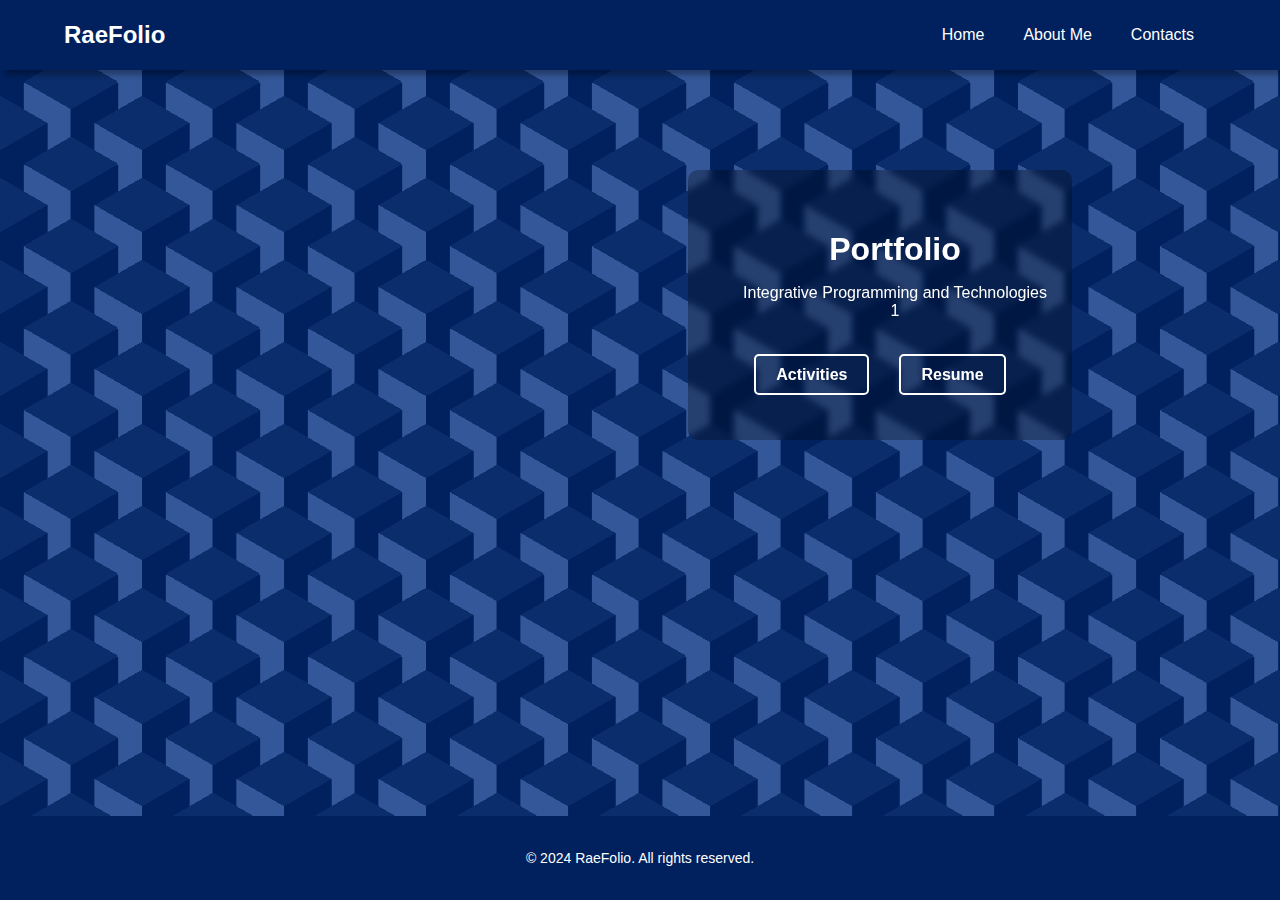
<file: docs/index.html>
<!DOCTYPE html>
<html lang="en">
<head>
    <meta charset="UTF-8">
    <meta name="viewport" content="width=device-width, initial-scale=1.0">
    <title>RaeFolio</title>
    <!-- Corrected CSS path -->
    <link rel="stylesheet" href="css/style.css">
</head>
<body>
    <header class="header">
        <div class="container">
            <label class="logo">RaeFolio</label>
            <nav>
                <ul class="nav">
                    <li><a href="index.html">Home</a></li>
                    <li><a href="aboutme.html">About Me</a></li>
                    <li><a href="contacts.html">Contacts</a></li>
                </ul>
            </nav>
        </div>
    </header>

    <div class="main-container">
        <section class="title-section">
            <div class="container-title">
                <div class="portfolio-text">
                    <h1>Portfolio</h1>
                    <p>Integrative Programming and Technologies 1</p>
                </div>
            </div>
        </section>
    
        <section class="content-section">
            <div class="container">
                <ul class="content-list">
                    <!-- Corrected links to Activities and Resume pages -->
                    <li><a href="activity.html">Activities</a></li>
                    <li><a href="resume.html">Resume</a></li>
                </ul>
            </div>
        </section>
    </div>

    <footer class="footer">
        <div class="container">
            <p>© 2024 RaeFolio. All rights reserved.</p>
        </div>
    </footer>
</body>
</html>
</file>
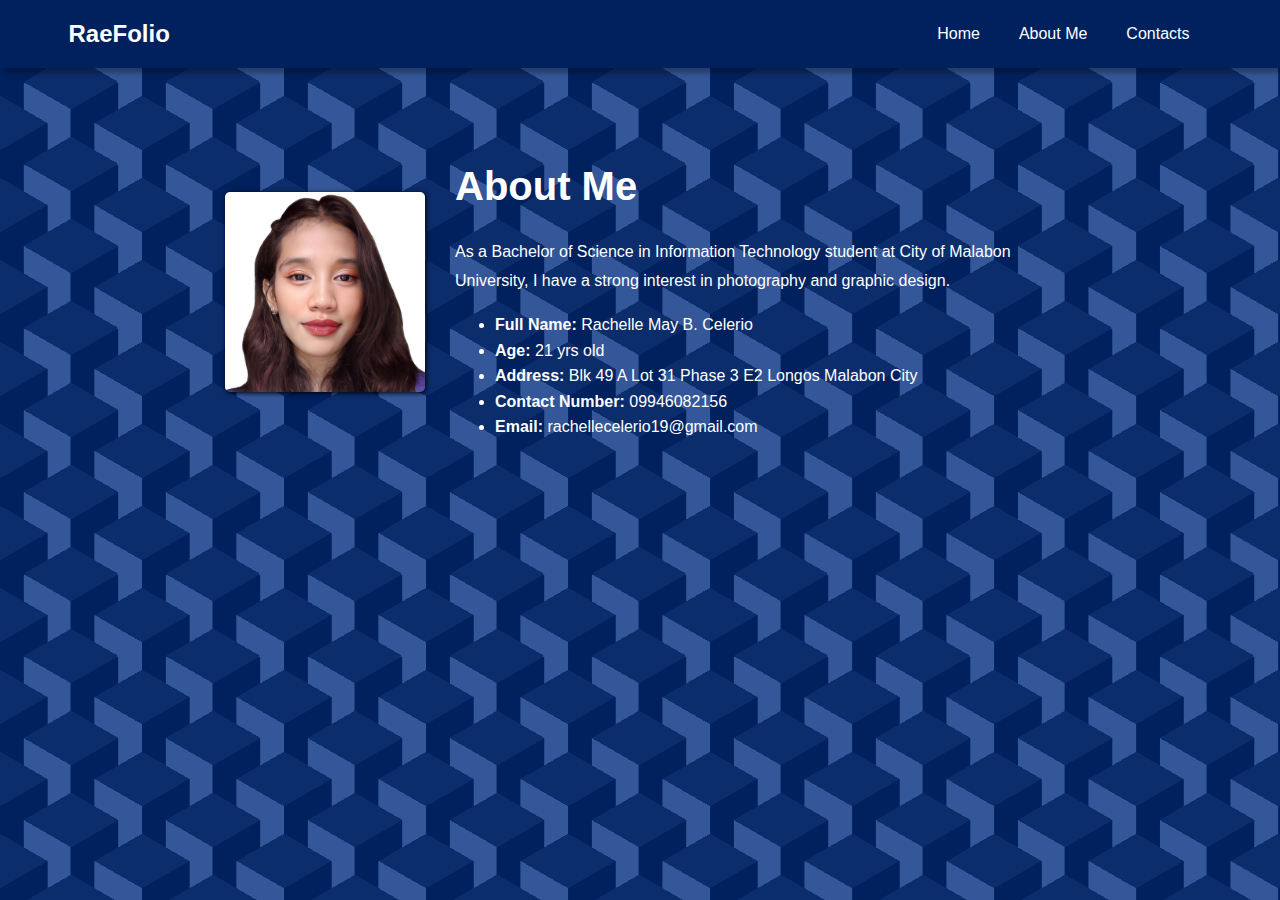
<file: docs/aboutme.html>
<!DOCTYPE html>
<html lang="en">
<head>
    <meta charset="UTF-8">
    <meta name="viewport" content="width=device-width, initial-scale=1.0">
    <title>About Me</title>
    <link rel="stylesheet" href="css/aboutme.css">
</head>
<body>
    <header class="header">
        <div class="container">
            <label class="logo">RaeFolio</label>
            <nav>
                <ul class="nav">
                    <li><a href="index.html">Home</a></li>
                    <li><a href="html/aboutme.html">About Me</a></li>
                    <li><a href="html/contacts.html">Contacts</a></li>
                </ul>
            </nav>
        </div>
    </header>

    <section class="about-section">
        <div class="container">
            <div class="about-content">
                <img src="images/1680522475874.jpg" alt="Profile Picture" class="about-image">
                <div class="about-text">
                    <h1>About Me</h1>
                    <p>As a Bachelor of Science in Information Technology student at City of Malabon University, I have a strong interest in photography and graphic design.</p>
                    <ul>
                        <li><strong>Full Name:</strong> Rachelle May B. Celerio</li>
                        <li><strong>Age:</strong> 21 yrs old</li>
                        <li><strong>Address:</strong> Blk 49 A Lot 31 Phase 3 E2 Longos Malabon City</li>
                        <li><strong>Contact Number:</strong> 09946082156</li>
                        <li><strong>Email:</strong> rachellecelerio19@gmail.com</li>
                    </ul>
                </div>
            </div>
        </div>
    </section>
</body>
</html>
</file>
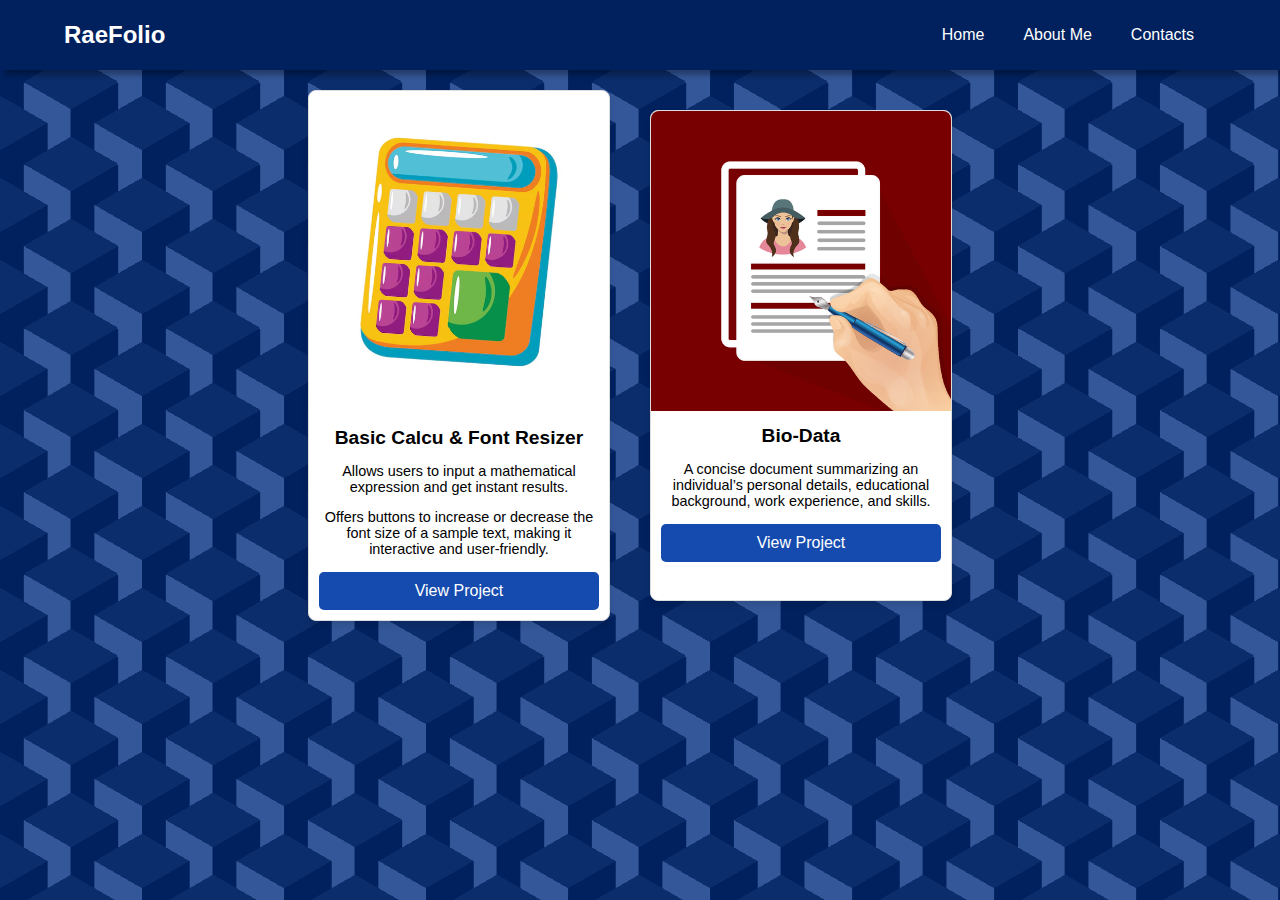
<file: docs/activity.html>
<!DOCTYPE html>
<html lang="en">
<head>
    <meta charset="UTF-8">
    <meta name="viewport" content="width=device-width, initial-scale=1.0">
    <link rel="stylesheet" href="css/activity.css">
</head>
<body>
    <header class="header">
        <div class="container">
            <label class="logo">RaeFolio</label>
            <nav>
                <ul class="nav">
                    <li><a href="index.html">Home</a></li>
                    <li><a href="aboutme.html">About Me</a></li>
                    <li><a href="contacts.html">Contacts</a></li>
                </ul>
            </nav>
        </div>
    </header>
    <div class="projects">
        <div class="project-card">
            <img src="images/calcu.avif" alt="Project 1">
            <h3>Basic Calcu & Font Resizer</h3>
            <p>Allows users to input a mathematical expression and get instant results.</p>
            <p>Offers buttons to increase or decrease the font size of a sample text, 
                making it interactive and user-friendly.</p>
            <a href="calcu&font.html" target="_blank">View Project</a>
        </div>
        <div class="projects">
            <div class="project-card">
                <img src="images/bio-data.png" alt="Project 2">
                <h3>Bio-Data</h3>
                <p>A concise document summarizing an individual’s personal details, 
                    educational background, work experience, and skills.</p>
                <a href="bio-data.html" target="_blank">View Project</a>
            </div>
</body>
</html>
</file>
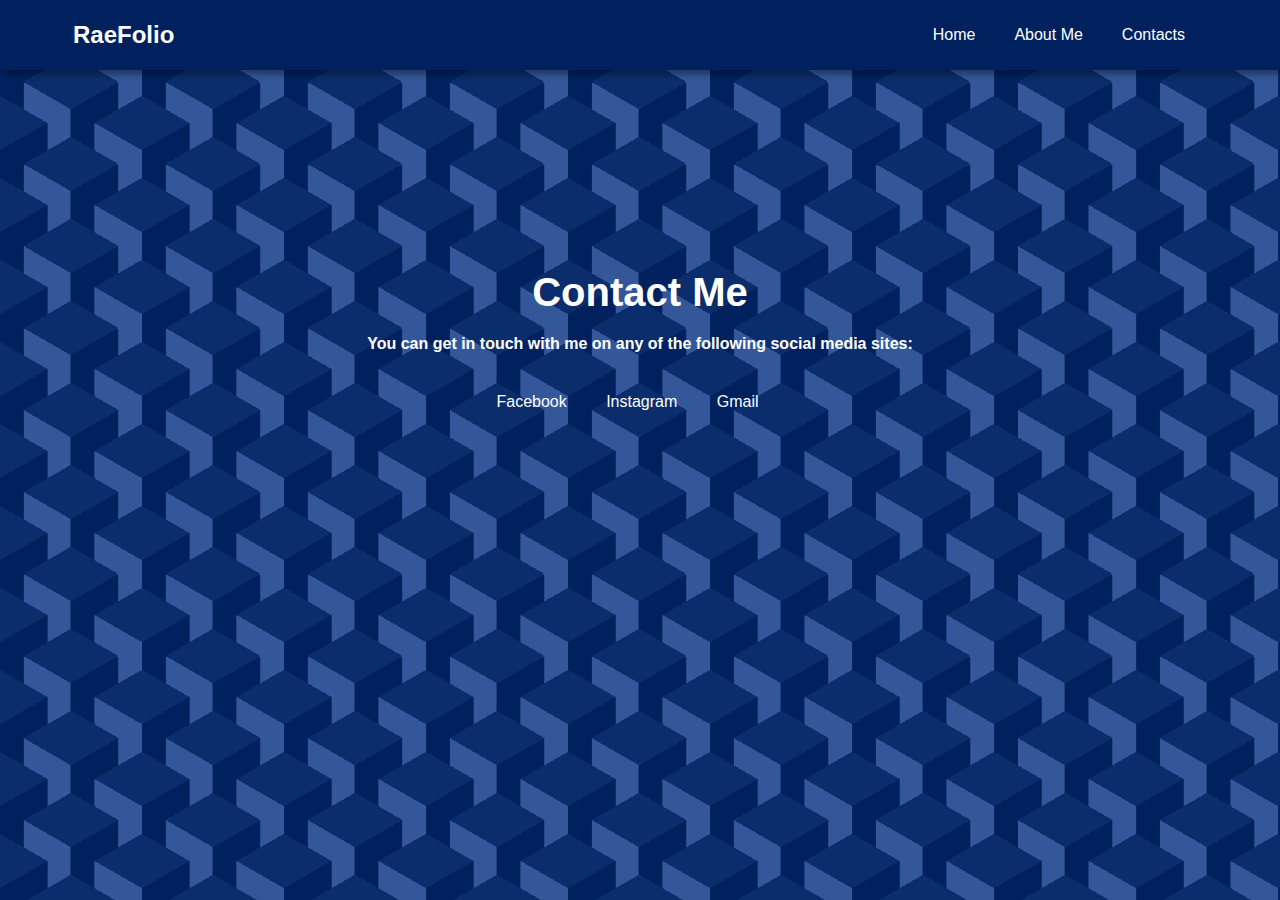
<file: docs/contacts.html>
<!DOCTYPE html>
<html lang="en">
<head>
    <meta charset="UTF-8">
    <meta name="viewport" content="width=device-width, initial-scale=1.0">
    <title>Contact Me</title>
    <link rel="stylesheet" href="css/contacts.css">
</head>
<body>
    <header class="header">
        <div class="container">
            <label class="logo">RaeFolio</label>
            <nav>
                <ul class="nav">
                    <li><a href="index.html">Home</a></li>
                    <li><a href="html/aboutme.html">About Me</a></li>
                    <li><a href="html/contacts.html">Contacts</a></li>
                </ul>
            </nav>
        </div>
    </header>
    <section class="contact-section">
        <div class="container">
            <h1>Contact Me</h1>
            <p><strong>You can get in touch with me on any of the following social media sites:</strong></p>
            
            <div class="socials">
                <a href="https://l.messenger.com/l.php?u=http%3A%2F%2Fm.me%2Fraejsxc%3Fhash%3DAbaDA9T8HFCkYyj0%26source_id%3D6946816&h=AT07eM6x6PerFSF_s0XuGOdpdwp72RBujbCXXRnkg8tfBOd5iV3GPzujk6d1i1gNoAGQyPkk0vIbmXvyNoqFIrPVSWwJC5IsN_3XTOYPD2ERJzS3eKymU0Ce30PZQTw4AipY2w" target="_blank" class="social-link facebook">
                    <i class="fab fa-facebook-f"></i> Facebook
                </a>
                <a href="https://l.messenger.com/l.php?u=https%3A%2F%2Fwww.instagram.com%2Frazeimu%2Fprofilecard%2F%3Figsh%3DbWlqYWg1Z3pwMGhk&h=AT3HvTS4aA148VBAbStkA-eWAFoEyMTNkyTiono9MCSTRYU_ezE_A9-9cowrXJiqmbLWHQIG0QHg5pljeFMqrI4ST2JvfRKKYKSei_ipqo4svRVoAjJbsvknNHisMchfbd-wzYyWi6z5RN0" target="_blank" class="social-link instagram">
                    <i class="fab fa-instagram"></i> Instagram
                </a>
                <a href="mailto:rachellecelerio19@gmail.com" class="social-link email">
                    <i class="fas fa-envelope"></i> Gmail
                </a>
            </div>
        </div> 
    </section>
</body>
</html>
</file>
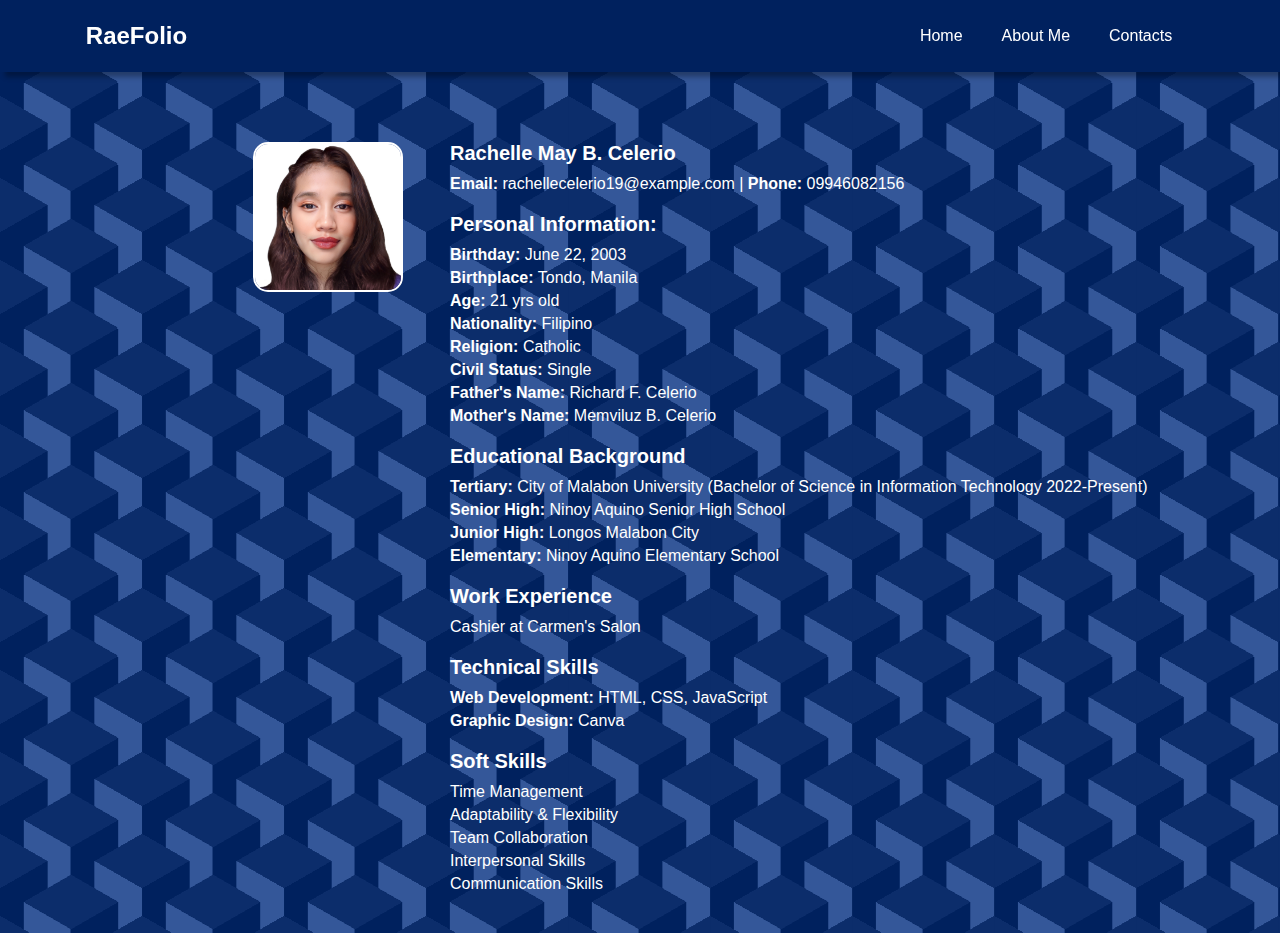
<file: docs/resume.html>
<!DOCTYPE html>
<html lang="en">
<head>
    <meta charset="UTF-8">
    <meta name="viewport" content="width=device-width, initial-scale=1.0">
    <title>Resume</title>
    <link rel="stylesheet" href="css/resume.css">
</head>
<body>
    <header class="header">
        <div class="container">
            <label class="logo">RaeFolio</label>
            <nav>
                <ul class="nav">
                    <li><a href="index.html">Home</a></li>
                    <li><a href="aboutme.html">About Me</a></li>
                    <li><a href="contacts.html">Contacts</a></li>
                </ul>
            </nav>
        </div>
    </header>
    <div class="container">
        <div class="resume-container">
            <div class="left-side">
                <img src="images/1680522475874.jpg" alt="Rachelle May B. Celerio">
            </div>
            <div class="right-side">
                <h2>Rachelle May B. Celerio</h2>
                <p><strong>Email:</strong> rachellecelerio19@example.com | <strong>Phone:</strong> 09946082156</p>
                
                <section>
                    <div class="Personal-info">
                        <h3>Personal Information:</h3>
                        <ul class="no-dots">
                            <li><strong>Birthday:</strong> June 22, 2003</li>
                            <li><strong>Birthplace:</strong> Tondo, Manila</li>
                            <li><strong>Age:</strong> 21 yrs old</li>
                            <li><strong>Nationality:</strong> Filipino</li>
                            <li><strong>Religion:</strong> Catholic</li>
                            <li><strong>Civil Status:</strong> Single</li>
                            <li><strong>Father's Name:</strong> Richard F. Celerio</li>
                            <li><strong>Mother's Name:</strong> Memviluz B. Celerio</li>
                        </ul>
                    </div>
                </section>
                <section>
                    <h2>Educational Background</h2>
                    <ul class="no-dots">
                        <li><strong>Tertiary:</strong> City of Malabon University (Bachelor of Science in Information Technology 2022-Present)</li>
                        <li><strong>Senior High:</strong> Ninoy Aquino Senior High School</li>
                        <li><strong>Junior High:</strong> Longos Malabon City</li>
                        <li><strong>Elementary:</strong> Ninoy Aquino Elementary School</li>
                    </ul>
                </section>
                <section>
                    <h2>Work Experience</h2>
                    <ul class="no-dots">
                        <li>Cashier at Carmen's Salon</li>
                    </ul>
                </section>
                <section>
                    <h2>Technical Skills</h2>
                    <ul class="skills-list">
                        <li><strong>Web Development:</strong> HTML, CSS, JavaScript</li>
                        <li><strong>Graphic Design:</strong> Canva</li>
                    </ul>
                </section>
                <section>
                    <h2>Soft Skills</h2>
                    <ul class="skills-list">
                        <li>Time Management</li>
                        <li>Adaptability & Flexibility</li>
                        <li>Team Collaboration</li>
                        <li>Interpersonal Skills</li>
                        <li>Communication Skills</li>
                    </ul>
                </section>
            </div>
        </div>
    </div>
</body>
</file>
<file: docs/css/style.css>
body, html {
    margin: 0;
    padding: 0;
    box-sizing: border-box;
    font-family: Arial, sans-serif;
    overflow-y: hidden;
}

body {
width: 100%;
height: 100%;
  --s: 82px;
  --c1: #00215e;
  --c2: #345799;
  --c3: #0c2d6b;

  --_g: var(--c3) 0 120deg, #0000 0;
  background: conic-gradient(from -60deg at 50% calc(100% / 3), var(--_g)),
    conic-gradient(from 120deg at 50% calc(200% / 3), var(--_g)),
    conic-gradient(
      from 60deg at calc(200% / 3),
      var(--c3) 60deg,
      var(--c2) 0 120deg,
      #0000 0
    ),
    conic-gradient(from 180deg at calc(100% / 3), var(--c1) 60deg, var(--_g)),
    linear-gradient(
      90deg,
      var(--c1) calc(100% / 6),
      var(--c2) 0 50%,
      var(--c1) 0 calc(500% / 6),
      var(--c2) 0
    );
  background-size: calc(1.732 * var(--s)) var(--s);
}
.header {
    box-shadow: 5px 5px 5px rgba(0, 0, 0, 0.308);
    background-color: #00215e;
    color: #fff;
    padding: 10px 0;
    position: sticky;
    top: 0;
    z-index: 1000;
    width: 100%;
}
.header .container {
    display: flex;
    justify-content: space-between;
    align-items: center;
    width: 90%; 
    max-width: 1200px;
    margin: 0 auto;
}
.header .logo {
    font-size: 1.5rem; 
    font-weight: bold;
}
.nav {
    list-style: none;
    display: flex;
    gap: 15px;
}
.nav li {
    display: inline;
}
.nav a {
    color: #fff;
    text-decoration: none;
    font-size: 1rem;
    margin-right: 20px;
    padding: 2px;
    transition: all 0.3s ease;
}
.nav a:hover {
    color: #00215e;
    background-color: #fff;
    border-radius: 2px;
}
.title-section {
    text-align: center;
    padding: 40px 20px;
    justify-items: center;
}
.title-section .image-box {
    border-radius: 5px;
    height: 200px;
    width: 200px;
    border-color: #ffffff;
    box-shadow: 1px 1px 5px black;
    margin-bottom: 20px;
    margin-right: 40px;
}
.container-title {
    display: flex;
    align-items: center;
}
.title-section .portfolio-text h1 {
    font-size: 2rem;
    margin-bottom: 10px;
    color: #fff;
    margin-left: 30px;
}
.title-section .portfolio-text p {
    font-size: 1rem;
    margin-left: 30px;
    color: #ffffff;
    margin-bottom: -50px;
}
.content-section {
    padding: 40px 20px;
}
.content-list {
    list-style: none;
    display: flex;
    flex-wrap: wrap;
    justify-content: center;
    gap: 30px;
    padding: 0;
}
.content-list li {
    font-size: 1rem;
}
.content-list a {
    text-decoration: none;
    color: #ffffff;
    font-weight: bold;
    padding: 10px 20px;
    border: 2px solid #ffffff;
    border-radius: 5px;
    transition: all 0.3s ease;
}
.content-list a:hover {
    background-color: #ffffff;
    color: #00215e;
}
.footer { 
    background-color: #00215e; 
    color: #fff; text-align: 
    center; padding: 20px 0; 
    font-size: 0.875rem; 
    width: 100%; 
    position: fixed; 
    bottom: 0; 
}
.main-container {
    background-color: #00000046;
    backdrop-filter: blur(3px); 
    -webkit-backdrop-filter: blur(10px); 
    width: 30%;
    border-radius: 10px;
    justify-self: center;
    margin-top: 100px;
    margin-left: 480px;

}
</file>
<file: docs/css/aboutme.css>
body {
    margin: 0;
    padding: 0;
    font-family: 'Arial', sans-serif;
    line-height: 1.6;
}
body {
    width: 100%;
    height: 100%;
      --s: 82px;
      --c1: #00215e;
      --c2: #345799;
      --c3: #0c2d6b;
    
      --_g: var(--c3) 0 120deg, #0000 0;
      background: conic-gradient(from -60deg at 50% calc(100% / 3), var(--_g)),
        conic-gradient(from 120deg at 50% calc(200% / 3), var(--_g)),
        conic-gradient(
          from 60deg at calc(200% / 3),
          var(--c3) 60deg,
          var(--c2) 0 120deg,
          #0000 0
        ),
        conic-gradient(from 180deg at calc(100% / 3), var(--c1) 60deg, var(--_g)),
        linear-gradient(
          90deg,
          var(--c1) calc(100% / 6),
          var(--c2) 0 50%,
          var(--c1) 0 calc(500% / 6),
          var(--c2) 0
        );
      background-size: calc(1.732 * var(--s)) var(--s);
    }
.header {
    box-shadow: 5px 5px 5px rgba(0, 0, 0, 0.308);
    background-color: #00215e;
    color: #fff;
    padding: 5px;
    position: sticky;
    top: 0;
    z-index: 1000;
}
.header .container {
    display: flex;
    justify-content: space-between;
    align-items: center;
    width: 90%; 
    max-width: 1200px;
    margin: 0 auto;
}
.header .logo {
    font-size: 1.5rem; 
    font-weight: bold;
}
.nav {
    list-style: none;
    display: flex;
    gap: 15px;
}
.nav li {
    display: inline;
 
}
.nav a {
    color: #fff;
    text-decoration: none;
    font-size: 1rem; 
    margin-right: 20px;
    padding: 2px;
    transition: all 0.3s ease;
}
.nav a:hover {
    color: #00215e;
    background-color: #fff;
    border-radius: 2px;
}

.about-section {
    padding: 60px 20px;
    text-align: center;
}
.about-section .container {
    max-width: 1200px;
    margin: 0 auto;
}
.about-content {
    display: flex;
    flex-wrap: wrap;
    justify-content: center;
    align-items: center;
    gap: 30px;
}
.about-image {
    border-radius: 5px;
    height: 200px;
    width: 200px;
    border-color:#ffffff;
    box-shadow: 1px 1px 5px black;
    object-fit: cover;
}
.about-text {
    max-width: 600px;
    text-align: left;
    color: #ffffff;
}
.about-text h1 {
    font-size: 2.5rem;
    margin-bottom: 20px;
    color: #ffffff;
}
.about-text p {
    font-size: 1rem;
    line-height: 1.8;
    margin-bottom: 15px;
    color: #ffffff;
}
</file>
<file: docs/css/activity.css>
body {
    font-family: Arial, sans-serif;
    margin: 0;
    padding: 0;
}
body {
    width: 100%;
    height: 100%;
      --s: 82px;
      --c1: #00215e;
      --c2: #345799;
      --c3: #0c2d6b;
    
      --_g: var(--c3) 0 120deg, #0000 0;
      background: conic-gradient(from -60deg at 50% calc(100% / 3), var(--_g)),
        conic-gradient(from 120deg at 50% calc(200% / 3), var(--_g)),
        conic-gradient(
          from 60deg at calc(200% / 3),
          var(--c3) 60deg,
          var(--c2) 0 120deg,
          #0000 0
        ),
        conic-gradient(from 180deg at calc(100% / 3), var(--c1) 60deg, var(--_g)),
        linear-gradient(
          90deg,
          var(--c1) calc(100% / 6),
          var(--c2) 0 50%,
          var(--c1) 0 calc(500% / 6),
          var(--c2) 0
        );
      background-size: calc(1.732 * var(--s)) var(--s);
    }
.header {
    box-shadow: 5px 5px 5px rgba(0, 0, 0, 0.308);
    background-color: #00215e;
    color: #fff;
    padding: 10px 0;
    position: sticky;
    top: 0;
    z-index: 1000;
}
.header .container {
    display: flex;
    justify-content: space-between;
    align-items: center;
    width: 90%; 
    max-width: 1200px;
    margin: 0 auto;
}
.header .logo {
    font-size: 1.5rem; 
    font-weight: bold;
}
.nav {
    list-style: none;
    display: flex;
    gap: 15px;
}
.nav li {
    display: inline;
}
.nav a {
    color: #fff;
    text-decoration: none;
    font-size: 1rem; 
    margin-right: 20px;
    padding: 2px;
    transition: all 0.3s ease;
}
.nav a:hover {
    color: #00215e;
    background-color: #fff;
    border-radius: 2px;
}
.projects {
    display: flex;
    flex-wrap: wrap;
    justify-content: center;
    gap: 20px;
    padding: 20px;
}
.project-card {
    background-color: white;
    border: 1px solid #ddd;
    border-radius: 8px;
    width: 300px;
    text-align: center;
    box-shadow: 0 4px 6px rgba(0, 0, 0, 0.1);
    transition: transform 0.2s;
}
.project-card:hover {
    transform: translateY(-5px);
}
.project-card img {
    max-width: 100%;
    border-top-left-radius: 8px;
    border-top-right-radius: 8px;
}
.project-card h3 {
    margin: 10px 0;
    font-size: 1.2em;
}
.project-card p {
    color: #000000;
    padding: 0 10px;
    font-size: 0.9em;
}
.project-card a {
    display: block;
    text-decoration: none;
    color: white;
    background-color: #154bae;
    padding: 10px;
    margin: 10px;
    border-radius: 5px;
    transition: background-color 0.3s;
}
.project-card a:hover {
    background-color: #00215e;
}
</file>
<file: docs/css/contacts.css>
body {
    font-family: Arial, sans-serif;
    margin: 0;
    padding: 0;
}
body {
    width: 100%;
    height: 100%;
      --s: 82px;
      --c1: #00215e;
      --c2: #345799;
      --c3: #0c2d6b;
    
      --_g: var(--c3) 0 120deg, #0000 0;
      background: conic-gradient(from -60deg at 50% calc(100% / 3), var(--_g)),
        conic-gradient(from 120deg at 50% calc(200% / 3), var(--_g)),
        conic-gradient(
          from 60deg at calc(200% / 3),
          var(--c3) 60deg,
          var(--c2) 0 120deg,
          #0000 0
        ),
        conic-gradient(from 180deg at calc(100% / 3), var(--c1) 60deg, var(--_g)),
        linear-gradient(
          90deg,
          var(--c1) calc(100% / 6),
          var(--c2) 0 50%,
          var(--c1) 0 calc(500% / 6),
          var(--c2) 0
        );
      background-size: calc(1.732 * var(--s)) var(--s);
    }
.header {
    box-shadow: 5px 5px 5px rgba(0, 0, 0, 0.308);
    background-color: #00215e;
    color: #fff;
    padding: 10px;
    position: sticky;
    top: 0;
    z-index: 1000;
}
.header .container {
    display: flex;
    justify-content: space-between;
    align-items: center;
    width: 90%; 
    max-width: 1200px;
    margin: 0 auto;
}
.header .logo {
    font-size: 1.5rem; 
    font-weight: bold;
}
.nav {
    list-style: none;
    display: flex;
    gap: 15px;
}
.nav li {
    display: inline;
}
.nav a {
    color: #fff;
    text-decoration: none;
    font-size: 1rem; 
    margin-right: 20px;
    padding: 2px;
    transition: all 0.3s ease;
}
.nav a:hover {
    color: #00215e;
    background-color: #fff;
    border-radius: 2px;
}
.contact-section {
    padding: 50px 20px;
    text-align: center;
}
.contact-section h1 {
    font-size: 2.5rem;
    color: #ffffff;
    margin-top: 150px;
    margin-bottom: 20px;
}
.contact-section p {
    font-size: 1rem;
    color: #ffffff;
    margin-bottom: 40px;
}
.socials a {
    padding: 5px;
    text-decoration: none;
    color: white;
    transition: all 0.3s ease;
    margin-right: 25px;
}
.socials a:hover {
    color: #00215e;
    border-radius: 5px;
    background-color: #fff;
    font-size: 20px;
}
</file>
<file: docs/css/resume.css>
* {
    margin: 0;
    padding: 0;
    box-sizing: border-box;
    font-family: Arial, sans-serif;
}
body {
    width: 100%;
    height: 100%;
      --s: 82px;
      --c1: #00215e;
      --c2: #345799;
      --c3: #0c2d6b;
    
      --_g: var(--c3) 0 120deg, #0000 0;
      background: conic-gradient(from -60deg at 50% calc(100% / 3), var(--_g)),
        conic-gradient(from 120deg at 50% calc(200% / 3), var(--_g)),
        conic-gradient(
          from 60deg at calc(200% / 3),
          var(--c3) 60deg,
          var(--c2) 0 120deg,
          #0000 0
        ),
        conic-gradient(from 180deg at calc(100% / 3), var(--c1) 60deg, var(--_g)),
        linear-gradient(
          90deg,
          var(--c1) calc(100% / 6),
          var(--c2) 0 50%,
          var(--c1) 0 calc(500% / 6),
          var(--c2) 0
        );
      background-size: calc(1.732 * var(--s)) var(--s);
    }
.header {
    box-shadow: 5px 5px 5px rgba(0, 0, 0, 0.308);
    background-color: #00215e;
    color: #fff;
    padding: 2px;
    position: sticky;
    top: 0;
    z-index: 1000;
}
.header .container {
    display: flex;
    justify-content: space-between;
    align-items: center;
    width: 90%; 
    max-width: 1200px;
    margin: 0 auto;
}
.header .logo {
    font-size: 1.5rem; 
    font-weight: bold;
}
.nav {
    list-style: none;
    display: flex;
    gap: 15px;
}
.nav li {
    display: inline;
 
}
.nav a {
    color: #fff;
    text-decoration: none;
    font-size: 1rem;
    margin-right: 20px;
    padding: 2px;
    transition: all 0.3s ease;
}
.nav a:hover {
    color: #00215e;
    background-color: #fff;
    border-radius: 2px;
}
.container {
    max-width: 1200px;
    margin: auto;
    padding: 20px;
}
.resume-container {
    display: flex;
    gap: 5px;
    margin-top: 50px;
}
.left-side {
    flex: 1;
    text-align: center;
}
.left-side img {
    width: 150px;
    height: 150px;
    margin-left: 150px;
    border-radius: 10%;
    border: 2px solid #ffffff;
}
.right-side {
    flex: 2;
    color: #fff;
}
.right-side h2 {
    font-size: 20px;
    color: #ffffff;
    margin-bottom: 10px;
}
.right-side p {
    font-size: 16px;
    margin-bottom: 20px;
}
.right-side section {
    margin-bottom: 20px;
}
.right-side h3 {
    font-size: 20px;
    margin-bottom: 10px;
    color: #ffffff;
}
ul.no-dots {
    list-style: none;
    padding-left: 0;
}
ul.no-dots li {
    margin-bottom: 5px;
    font-size: 16px;
    color: #ffffff;
}
.skills-list {
    list-style: disc;
    color: #ffffff;
    list-style: none;
}
.skills-list li {
    margin-bottom: 5px;
    font-size: 16px;
}
strong {
    color: #ffffff;
}
</file>
